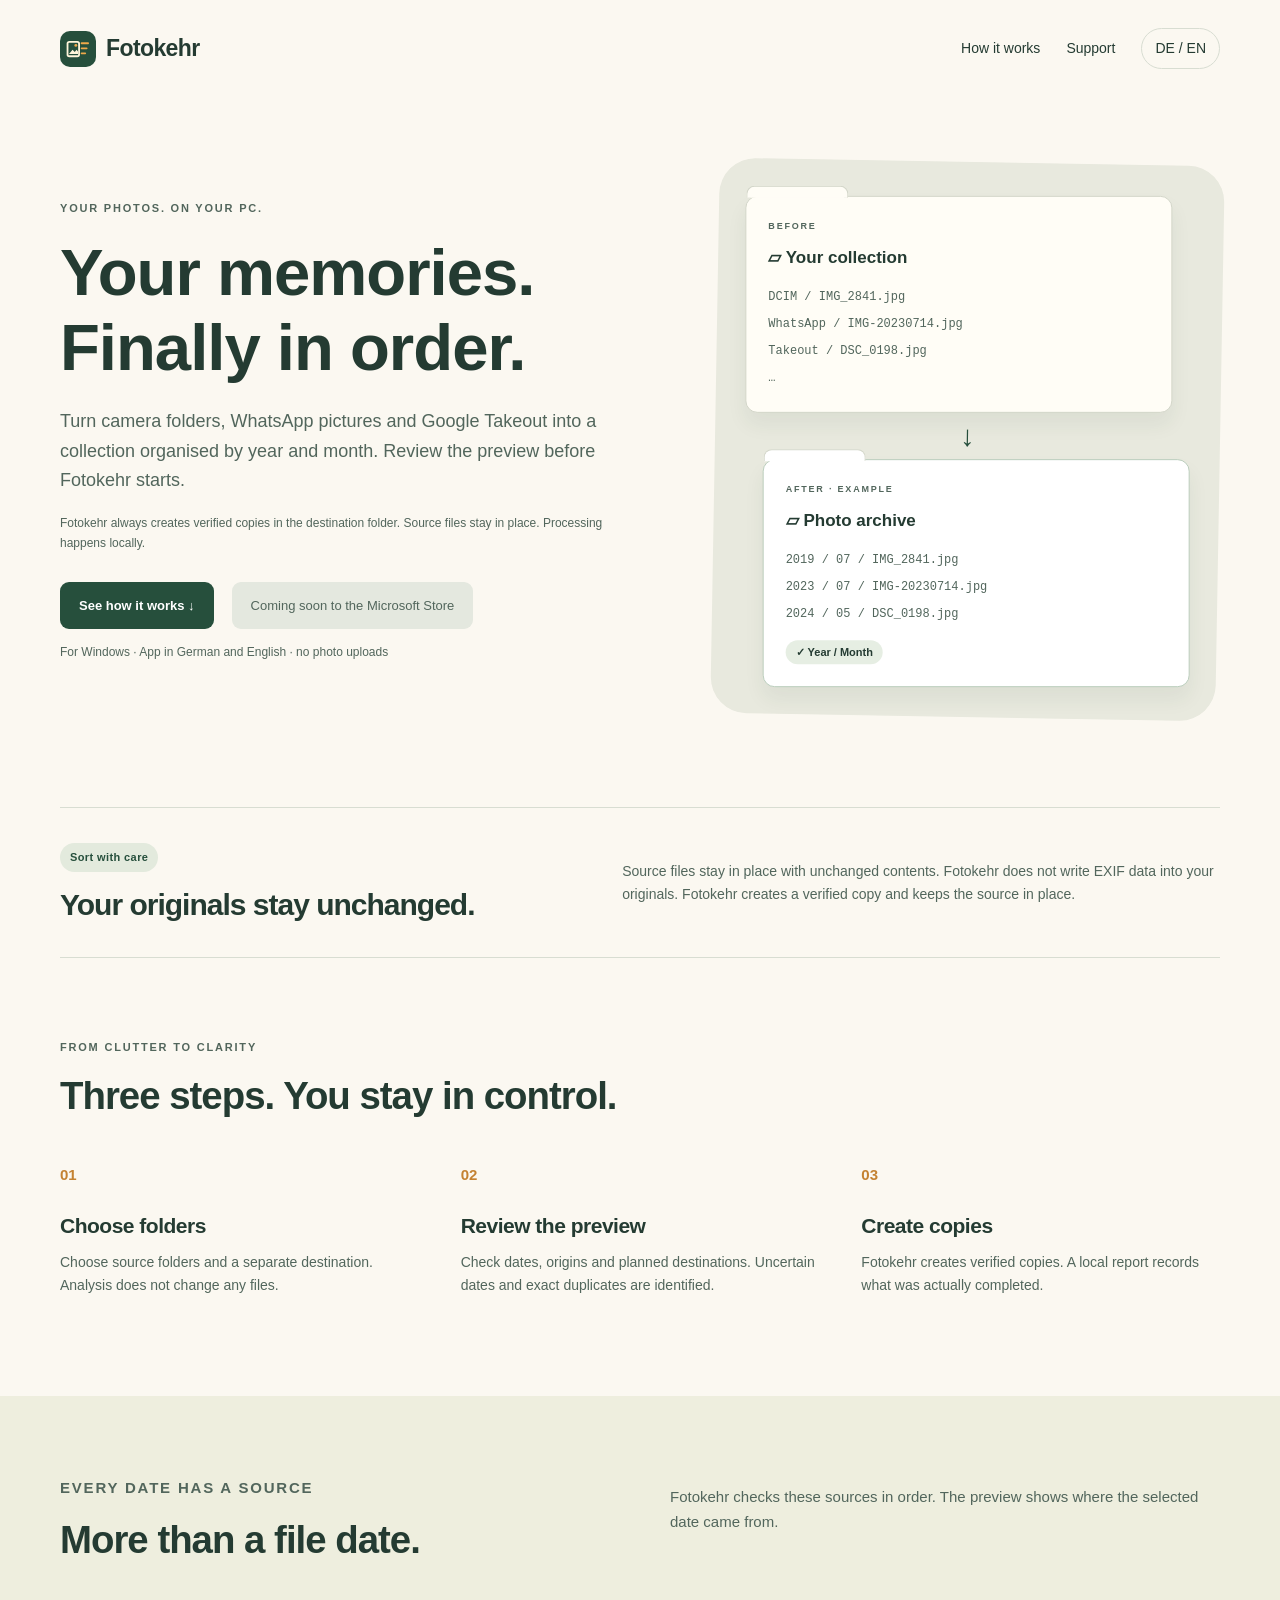
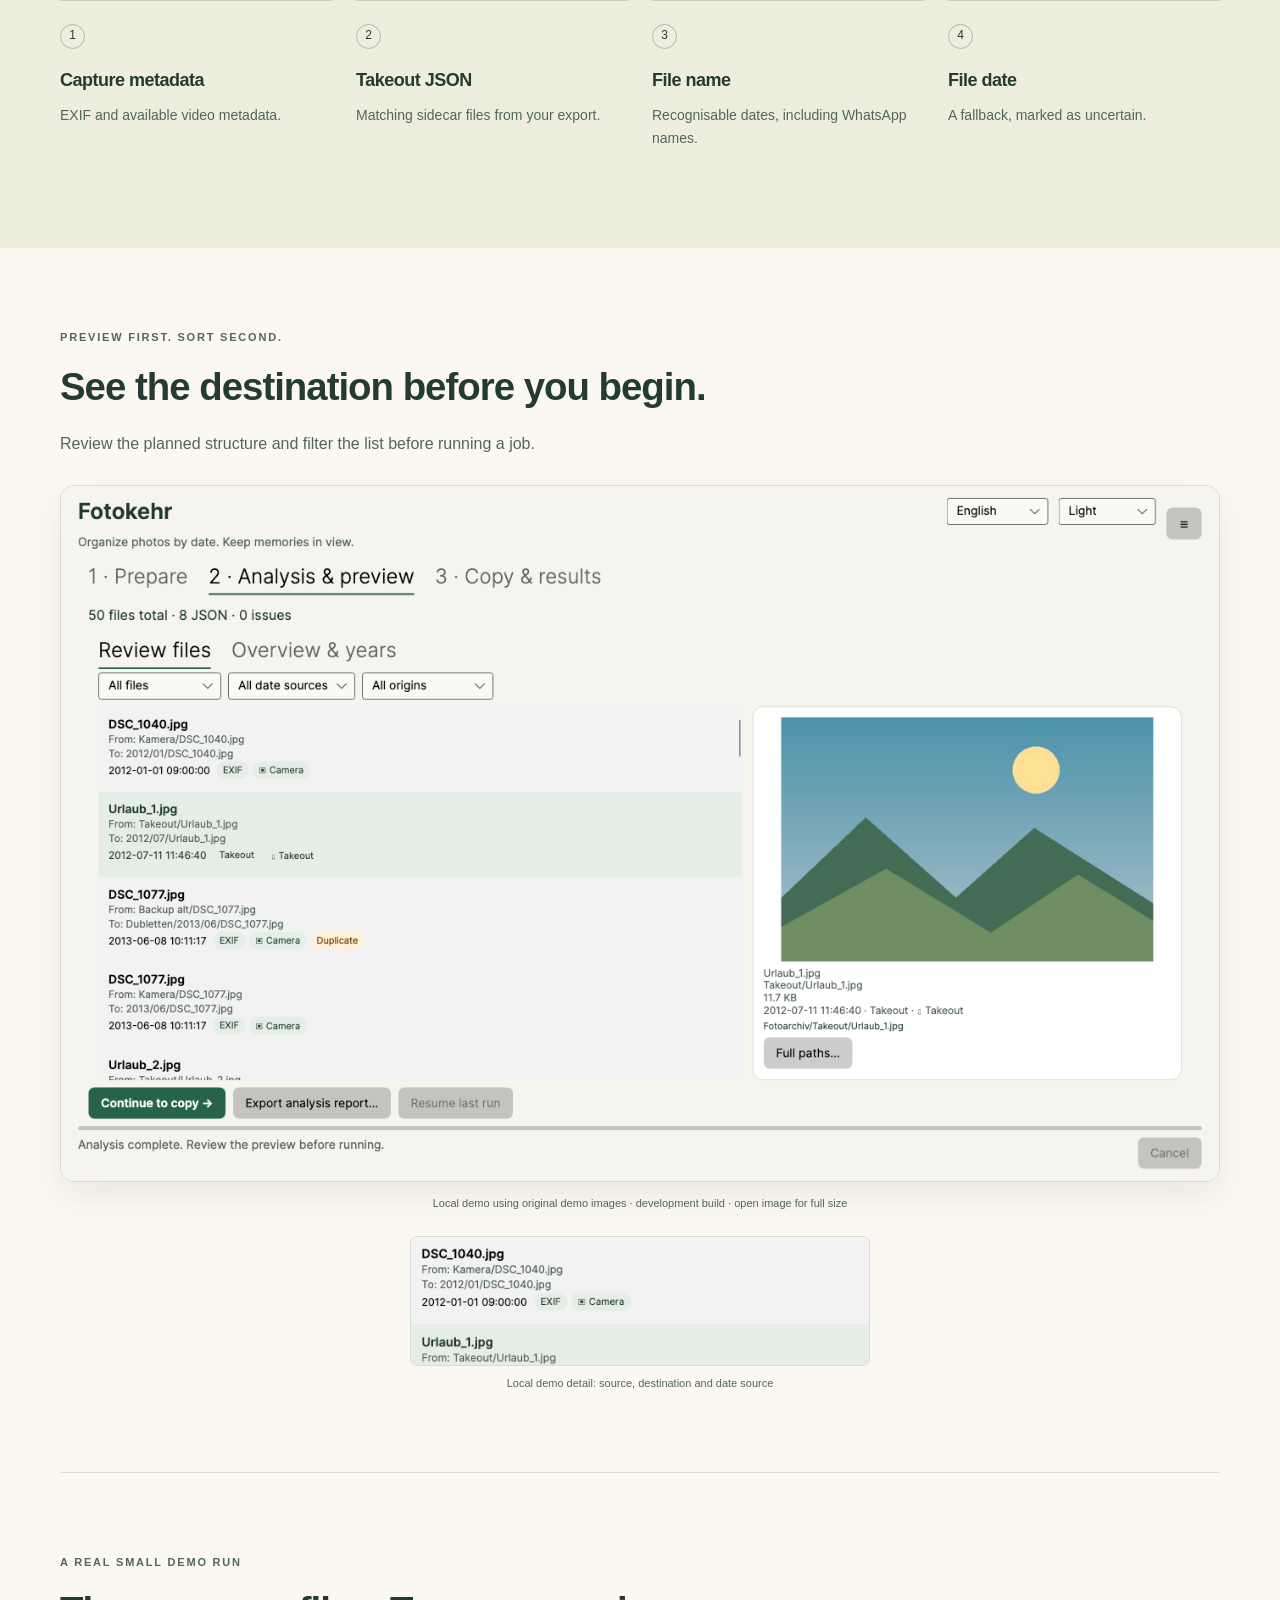
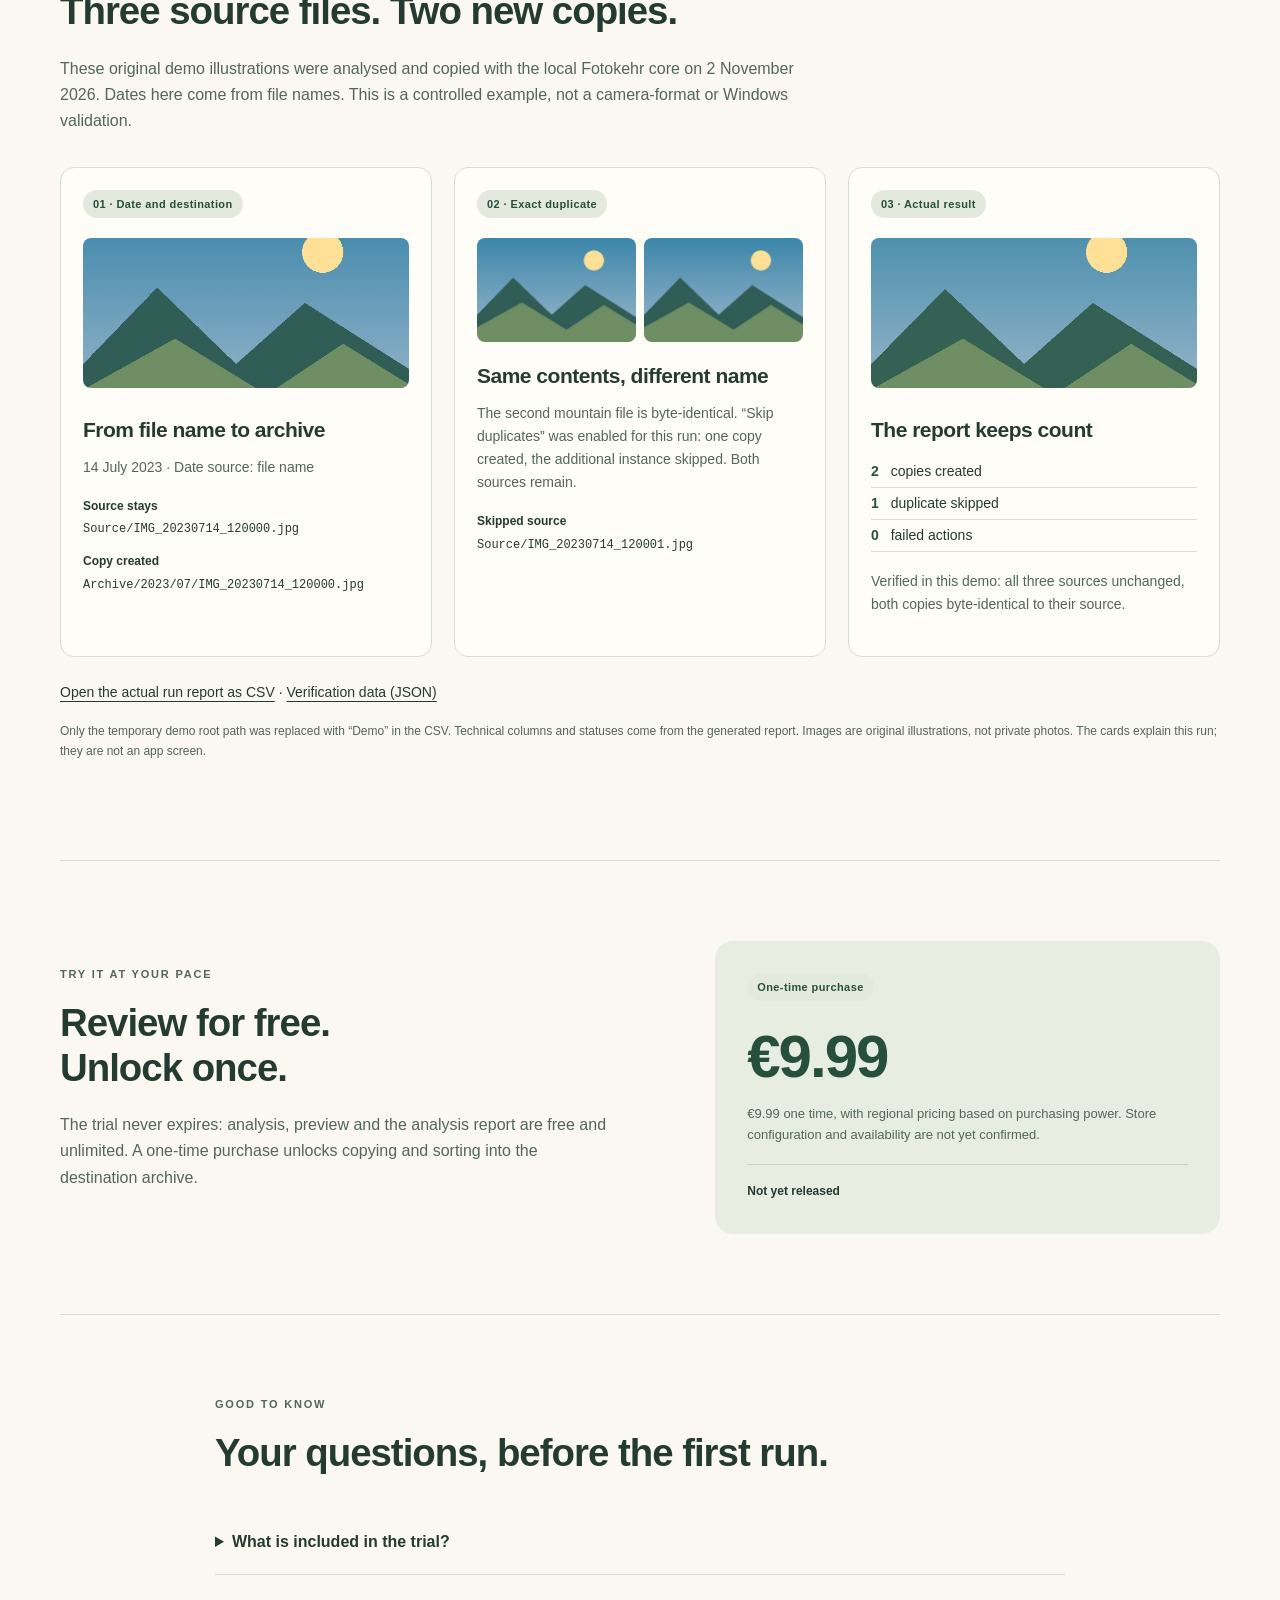
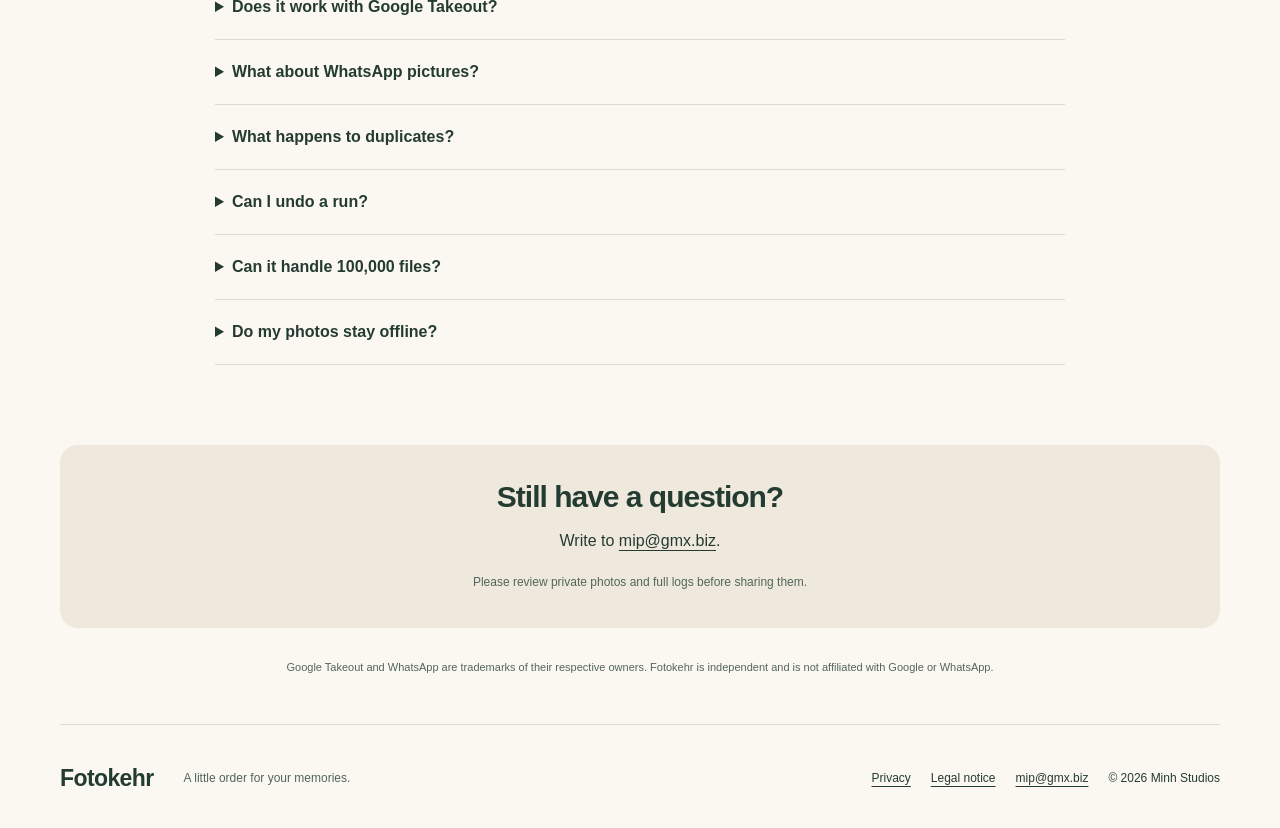
<file: index.html>
<!doctype html>
<html lang="de"><head><meta charset="utf-8"><meta name="viewport" content="width=device-width, initial-scale=1"><meta name="color-scheme" content="light"><meta name="description" content="Fotokehr sortiert Fotos und Videos lokal nach Datum. Gratis analysieren, Vorschau prüfen und Originale beim Kopieren behalten."><title>Fotokehr – Fotos nach Datum sortieren</title><link rel="canonical" href="https://minh.systems/Fotokehr/"><meta property="og:type" content="website"><meta property="og:title" content="Fotokehr – Fotos nach Datum sortieren"><meta property="og:description" content="Fotos und Videos lokal nach Datum sortieren. Geprüfte Kopien, Originale bleiben unverändert."><meta property="og:url" content="https://minh.systems/Fotokehr/"><meta property="og:image" content="https://minh.systems/Fotokehr/img/de-preview.png"><link rel="stylesheet" href="style.css"><script src="lang.js" defer></script></head><body><a class="skip" href="#main"><span data-lang="de">Zum Inhalt</span><span data-lang="en">Skip to content</span></a><header class="wrap nav"><a class="brand" href="index.html" aria-label="Fotokehr"><span class="mark" aria-hidden="true"><svg viewBox="0 0 36 36" focusable="false"><rect x="3.5" y="8" width="16" height="20" rx="2.5" fill="none" stroke="currentColor" stroke-width="2.5"/><circle cx="15" cy="13" r="2" fill="#efa94a"/><path d="M5.5 25 10.5 19l3 3 2.5-3 2 2.5V25Z" fill="currentColor"/><path d="M23 10h9M23 17h7M23 24h5" stroke="#efa94a" stroke-width="2.5" stroke-linecap="round"/></svg></span> Fotokehr</a><nav aria-label="Navigation"><a href="index.html#how"><span data-lang="de">So funktioniert’s</span><span data-lang="en">How it works</span></a><a href="mailto:mip@gmx.biz">Support</a><button class="language" type="button" onclick="toggleLang()" aria-label="Sprache wechseln / Change language">DE / EN</button></nav></header><main id="main"><section class="wrap hero"><div><p class="eyebrow"><span data-lang="de">FÜR IHRE FOTOS. AUF IHREM PC.</span><span data-lang="en">YOUR PHOTOS. ON YOUR PC.</span></p><h1><span data-lang="de">Ihre Erinnerungen.<br>Endlich in Ordnung.</span><span data-lang="en">Your memories.<br>Finally in order.</span></h1><p class="lead"><span data-lang="de">Aus Kameraordnern, WhatsApp-Bildern und Google Takeout wird eine übersichtliche Sammlung nach Jahr und Monat. Sie prüfen die Vorschau, bevor Fotokehr beginnt.</span><span data-lang="en">Turn camera folders, WhatsApp pictures and Google Takeout into a collection organised by year and month. Review the preview before Fotokehr starts.</span></p><p class="small"><span data-lang="de">Fotokehr erstellt immer geprüfte Kopien im Zielordner. Ihre Quelldateien bleiben an ihrem Platz. Die Verarbeitung erfolgt lokal.</span><span data-lang="en">Fotokehr always creates verified copies in the destination folder. Source files stay in place. Processing happens locally.</span></p><div class="actions"><a class="button" href="#how"><span data-lang="de">Ablauf ansehen ↓</span><span data-lang="en">See how it works ↓</span></a><button class="button" disabled><span data-lang="de">Bald im Microsoft Store</span><span data-lang="en">Coming soon to the Microsoft Store</span></button></div><p class="small"><span data-lang="de">Für Windows · App auf Deutsch und Englisch · kein Foto-Upload</span><span data-lang="en">For Windows · App in German and English · no photo uploads</span></p></div><div class="folder-scene" aria-label="Vorher / Nachher · Before / After"><div class="folder before"><p class="eyebrow"><span data-lang="de">VORHER</span><span data-lang="en">BEFORE</span></p><p class="folder-label">▱ <span data-lang="de">Ihre Sammlung</span><span data-lang="en">Your collection</span></p><code>DCIM / IMG_2841.jpg<br>WhatsApp / IMG-20230714.jpg<br>Takeout / DSC_0198.jpg<br>…</code></div><span class="scene-arrow" aria-hidden="true">↓</span><div class="folder after"><p class="eyebrow"><span data-lang="de">NACHHER · BEISPIEL</span><span data-lang="en">AFTER · EXAMPLE</span></p><p class="folder-label">▱ <span data-lang="de">Fotoarchiv</span><span data-lang="en">Photo archive</span></p><code>2019 / 07 / IMG_2841.jpg<br>2023 / 07 / IMG-20230714.jpg<br>2024 / 05 / DSC_0198.jpg</code><span class="folder-seal">✓ <span data-lang="de">Jahr / Monat</span><span data-lang="en">Year / Month</span></span></div></div></section>
<section class="trust wrap"><div><span class="pill"><span data-lang="de">Mit Bedacht sortieren</span><span data-lang="en">Sort with care</span></span><h2><span data-lang="de">Ihre Originale bleiben unverändert.</span><span data-lang="en">Your originals stay unchanged.</span></h2></div><p><span data-lang="de">Ihre Quelldateien bleiben an ihrem Platz, mit unverändertem Inhalt. Fotokehr schreibt keine EXIF-Daten in Ihre Originale. Fotokehr erstellt eine geprüfte Kopie und behält die Quelle an ihrem Platz.</span><span data-lang="en">Source files stay in place with unchanged contents. Fotokehr does not write EXIF data into your originals. Fotokehr creates a verified copy and keeps the source in place.</span></p></section>
<section class="wrap section" id="how"><p class="eyebrow"><span data-lang="de">VON DURCHEINANDER ZU ÜBERSICHT</span><span data-lang="en">FROM CLUTTER TO CLARITY</span></p><h2><span data-lang="de">Drei Schritte. Sie behalten die Kontrolle.</span><span data-lang="en">Three steps. You stay in control.</span></h2><div class="steps"><article><span class="step-number">01</span><h3><span data-lang="de">Ordner auswählen</span><span data-lang="en">Choose folders</span></h3><p><span data-lang="de">Wählen Sie Ihre Quellen und einen getrennten Zielordner. Die Analyse verändert noch keine Dateien.</span><span data-lang="en">Choose source folders and a separate destination. Analysis does not change any files.</span></p></article><article><span class="step-number">02</span><h3><span data-lang="de">Vorschau prüfen</span><span data-lang="en">Review the preview</span></h3><p><span data-lang="de">Sehen Sie Datum, Herkunft und geplanten Zielpfad. Unsichere Daten und exakte Dubletten werden kenntlich gemacht.</span><span data-lang="en">Check dates, origins and planned destinations. Uncertain dates and exact duplicates are identified.</span></p></article><article><span class="step-number">03</span><h3><span data-lang="de">Kopien erstellen</span><span data-lang="en">Create copies</span></h3><p><span data-lang="de">Fotokehr erstellt geprüfte Kopien. Ein lokaler Bericht hält fest, was tatsächlich ausgeführt wurde.</span><span data-lang="en">Fotokehr creates verified copies. A local report records what was actually completed.</span></p></article></div></section><section class="tinted"><div class="wrap section"><div class="section-heading"><div><p class="eyebrow"><span data-lang="de">DAS DATUM HAT EINE QUELLE</span><span data-lang="en">EVERY DATE HAS A SOURCE</span></p><h2><span data-lang="de">Mehr als das Dateidatum.</span><span data-lang="en">More than a file date.</span></h2></div><p><span data-lang="de">Fotokehr sucht in dieser Reihenfolge. Die Vorschau zeigt, woher das gewählte Datum stammt.</span><span data-lang="en">Fotokehr checks these sources in order. The preview shows where the selected date came from.</span></p></div><div class="sources"><article><span class="source-index">1</span><h3><span data-lang="de">Aufnahmedaten</span><span data-lang="en">Capture metadata</span></h3><p><span data-lang="de">EXIF und verfügbare Video-Metadaten.</span><span data-lang="en">EXIF and available video metadata.</span></p></article><article><span class="source-index">2</span><h3><span data-lang="de">Takeout-JSON</span><span data-lang="en">Takeout JSON</span></h3><p><span data-lang="de">Passende Begleitdateien aus Ihrem Export.</span><span data-lang="en">Matching sidecar files from your export.</span></p></article><article><span class="source-index">3</span><h3><span data-lang="de">Dateiname</span><span data-lang="en">File name</span></h3><p><span data-lang="de">Erkennbare Datumsangaben, etwa in WhatsApp-Namen.</span><span data-lang="en">Recognisable dates, including WhatsApp names.</span></p></article><article><span class="source-index">4</span><h3><span data-lang="de">Dateidatum</span><span data-lang="en">File date</span></h3><p><span data-lang="de">Rückfall, als unsicher gekennzeichnet.</span><span data-lang="en">A fallback, marked as uncertain.</span></p></article></div></div></section><section class="wrap section preview-section"><div><p class="eyebrow"><span data-lang="de">ERST ANSEHEN. DANN SORTIEREN.</span><span data-lang="en">PREVIEW FIRST. SORT SECOND.</span></p><h2><span data-lang="de">Ein Ziel, das Sie schon vorher sehen.</span><span data-lang="en">See the destination before you begin.</span></h2><p><span data-lang="de">Keine Überraschung im Fotoordner: Prüfen Sie die geplante Struktur und filtern Sie die Liste vor dem Ausführen.</span><span data-lang="en">Review the planned structure and filter the list before running a job.</span></p></div><figure class="app-preview"><a class="shot-link" href="img/de-preview.png" aria-label="App-Ansicht in voller Größe öffnen / Open full-size app view"><img data-shot="preview" src="img/de-preview.png" alt="Fotokehr: Analyse und geplante Zielordner" width="1366" height="820" loading="lazy"></a><figcaption><span data-lang="de">Lokale Demo mit eigens erstellten Bildern · Entwicklungsstand · Bild für volle Größe öffnen</span><span data-lang="en">Local demo using original demo images · development build · open image for full size</span></figcaption></figure><figure class="app-detail"><span data-lang="de"><img src="img/de-detail.png" alt="Detail der Vorschau: Quelldatei, Zielpfad und Datumsquelle" width="460" height="126" loading="lazy"></span><span data-lang="en"><img src="img/en-detail.png" alt="Preview detail: source file, destination and date source" width="460" height="126" loading="lazy"></span><figcaption><span data-lang="de">Detail aus der lokalen Demo: Quelle, Ziel und Datumsquelle</span><span data-lang="en">Local demo detail: source, destination and date source</span></figcaption></figure></section>
<section class="wrap section evidence-section" id="example" aria-labelledby="example-title">
<p class="eyebrow"><span data-lang="de">EIN ECHTER KLEINER DEMOLAUF</span><span data-lang="en">A REAL SMALL DEMO RUN</span></p>
<h2 id="example-title"><span data-lang="de">Drei Quelldateien. Zwei neue Kopien.</span><span data-lang="en">Three source files. Two new copies.</span></h2>
<p class="evidence-intro"><span data-lang="de">Diese eigenen Demoillustrationen wurden am 2. November 2026 mit dem lokalen Fotokehr-Core analysiert und kopiert. Das Datum stammt hier aus dem Dateinamen. Dies ist ein kontrolliertes Beispiel, kein Kameraformat- oder Windows-Nachweis.</span><span data-lang="en">These original demo illustrations were analysed and copied with the local Fotokehr core on 2 November 2026. Dates here come from file names. This is a controlled example, not a camera-format or Windows validation.</span></p>
<div class="evidence-grid">
<article class="evidence-card"><span class="pill"><span data-lang="de">01 · Datum und Ziel</span><span data-lang="en">01 · Date and destination</span></span><img src="evidence/mountain.jpg" width="640" height="420" loading="lazy" alt="Eigene Bergillustration / Original mountain illustration"><h3><span data-lang="de">Vom Dateinamen ins Archiv</span><span data-lang="en">From file name to archive</span></h3><p><span data-lang="de">14. Juli 2023 · Datumsquelle: Dateiname</span><span data-lang="en">14 July 2023 · Date source: file name</span></p><dl><dt><span data-lang="de">Quelle bleibt</span><span data-lang="en">Source stays</span></dt><dd><code>Source/IMG_20230714_120000.jpg</code></dd><dt><span data-lang="de">Kopie erstellt</span><span data-lang="en">Copy created</span></dt><dd><code>Archive/2023/07/IMG_20230714_120000.jpg</code></dd></dl></article>
<article class="evidence-card"><span class="pill"><span data-lang="de">02 · Exakte Dublette</span><span data-lang="en">02 · Exact duplicate</span></span><div class="duplicate-pair"><img src="evidence/mountain.jpg" width="640" height="420" loading="lazy" alt="Erste Datei / First file"><img src="evidence/mountain.jpg" width="640" height="420" loading="lazy" alt="Zweite Datei mit identischem Inhalt / Second file with identical contents"></div><h3><span data-lang="de">Gleicher Inhalt, anderer Name</span><span data-lang="en">Same contents, different name</span></h3><p><span data-lang="de">Die zweite Bergdatei ist bytegleich. In diesem Lauf war „Dubletten überspringen“ aktiviert: eine Kopie erstellt, das weitere Exemplar ausgelassen. Beide Quellen bleiben erhalten.</span><span data-lang="en">The second mountain file is byte-identical. “Skip duplicates” was enabled for this run: one copy created, the additional instance skipped. Both sources remain.</span></p><dl><dt><span data-lang="de">Ausgelassene Quelle</span><span data-lang="en">Skipped source</span></dt><dd><code>Source/IMG_20230714_120001.jpg</code></dd></dl></article>
<article class="evidence-card"><span class="pill"><span data-lang="de">03 · Tatsächliches Ergebnis</span><span data-lang="en">03 · Actual result</span></span><img src="evidence/mountain-2.jpg" width="640" height="420" loading="lazy" alt="Zweite eigene Demoillustration / Second original demo illustration"><h3><span data-lang="de">Der Bericht zählt mit</span><span data-lang="en">The report keeps count</span></h3><ul class="result-list"><li><strong>2</strong> <span data-lang="de">Kopien erstellt</span><span data-lang="en">copies created</span></li><li><strong>1</strong> <span data-lang="de">Dublette ausgelassen</span><span data-lang="en">duplicate skipped</span></li><li><strong>0</strong> <span data-lang="de">fehlgeschlagene Aktionen</span><span data-lang="en">failed actions</span></li></ul><p><span data-lang="de">Im Demolauf nachgeprüft: alle drei Quellen bytegleich erhalten, beide Kopien bytegleich zur jeweiligen Quelle.</span><span data-lang="en">Verified in this demo: all three sources unchanged, both copies byte-identical to their source.</span></p></article>
</div>
<p class="evidence-download"><a href="evidence/report.csv" download><span data-lang="de">Tatsächlichen Laufbericht als CSV öffnen</span><span data-lang="en">Open the actual run report as CSV</span></a> · <a href="evidence/run.json"><span data-lang="de">Prüfdaten (JSON)</span><span data-lang="en">Verification data (JSON)</span></a></p>
<p class="small"><span data-lang="de">Im CSV wurde nur der temporäre Demowurzelpfad durch „Demo“ ersetzt. Technische Spalten und Status stammen aus dem erzeugten Bericht. Bilder sind eigene Illustrationen, keine privaten Fotos. Die Karten erläutern diesen Lauf und sind keine App-Ansicht.</span><span data-lang="en">Only the temporary demo root path was replaced with “Demo” in the CSV. Technical columns and statuses come from the generated report. Images are original illustrations, not private photos. The cards explain this run; they are not an app screen.</span></p>
</section>
<section class="wrap section pricing" id="price"><div><p class="eyebrow"><span data-lang="de">IN RUHE AUSPROBIEREN</span><span data-lang="en">TRY IT AT YOUR PACE</span></p><h2><span data-lang="de">Gratis prüfen.<br>Einmalig freischalten.</span><span data-lang="en">Review for free.<br>Unlock once.</span></h2><p><span data-lang="de">Die Testversion läuft nie ab: Analyse, Vorschau und Analysebericht sind kostenlos und unbegrenzt. Kopieren und Sortieren ins Zielarchiv werden durch den Einmalkauf freigeschaltet.</span><span data-lang="en">The trial never expires: analysis, preview and the analysis report are free and unlimited. A one-time purchase unlocks copying and sorting into the destination archive.</span></p></div><div class="price-card"><span class="pill"><span data-lang="de">Einmalkauf</span><span data-lang="en">One-time purchase</span></span><p class="price"><span data-lang="de">9,99 €</span><span data-lang="en">€9.99</span></p><p><span data-lang="de">9,99 € einmalig, mit regionalen Preisen nach Kaufkraft. Die Store-Einstellung und Verfügbarkeit sind noch nicht bestätigt.</span><span data-lang="en">€9.99 one time, with regional pricing based on purchasing power. Store configuration and availability are not yet confirmed.</span></p><span class="availability"><span data-lang="de">Noch nicht veröffentlicht</span><span data-lang="en">Not yet released</span></span></div></section>
<section class="wrap section faq"><p class="eyebrow"><span data-lang="de">GUT ZU WISSEN</span><span data-lang="en">GOOD TO KNOW</span></p><h2><span data-lang="de">Ihre Fragen, vor dem ersten Lauf.</span><span data-lang="en">Your questions, before the first run.</span></h2><details><summary><span data-lang="de">Was ist in der Testversion enthalten?</span><span data-lang="en">What is included in the trial?</span></summary><p><span data-lang="de">Die Testversion läuft nie ab. Analyse, Vorschau und Analysebericht sind kostenlos und unbegrenzt; zum Kopieren und Sortieren ins Zielarchiv ist der Einmalkauf erforderlich.</span><span data-lang="en">The trial never expires. Analysis, preview and the analysis report are free and unlimited; copying and sorting into the destination archive require a one-time purchase.</span></p></details><details><summary><span data-lang="de">Funktioniert Google Takeout?</span><span data-lang="en">Does it work with Google Takeout?</span></summary><p><span data-lang="de">Entpacken Sie den Export und behalten Sie die JSON-Begleitdateien neben den Medien. Fotokehr kann passende Zeitangaben daraus lesen. Es ändert weder die JSON-Dateien noch EXIF-Daten in Ihren Originalen.</span><span data-lang="en">Extract the export and keep JSON sidecars alongside the media. Fotokehr can read matching date information from them. It does not modify the JSON files or EXIF data in your originals.</span></p></details><details><summary><span data-lang="de">Und Bilder aus WhatsApp?</span><span data-lang="en">What about WhatsApp pictures?</span></summary><p><span data-lang="de">Wenn der Dateiname ein erkennbares Datum enthält, kann Fotokehr es verwenden. Ohne zuverlässige Datumsquelle wird das Dateidatum als unsicher markiert. Verlorene Aufnahmedaten werden nicht rekonstruiert.</span><span data-lang="en">Fotokehr can use recognisable dates in file names. If no reliable source is found, it marks the file date as uncertain. Lost capture metadata is not reconstructed.</span></p></details><details><summary><span data-lang="de">Was geschieht mit Dubletten?</span><span data-lang="en">What happens to duplicates?</span></summary><p><span data-lang="de">Fotokehr erkennt Dateien mit identischem Inhalt. Sie prüfen in der Vorschau, wie diese behandelt werden. Ähnliche Motive oder verschiedene Bearbeitungen sind keine exakten Dubletten.</span><span data-lang="en">Fotokehr identifies files with identical contents. Review their handling in the preview. Similar subjects or different edits are not exact duplicates.</span></p></details><details><summary><span data-lang="de">Kann ich einen Lauf rückgängig machen?</span><span data-lang="en">Can I undo a run?</span></summary><p><span data-lang="de">Ja. Rückgängig prüft die Kopien eines Laufs erneut und legt sie in den Windows-Papierkorb. Würde Windows etwas endgültig löschen, fragt Fotokehr vorher. Ihre Originale sind davon nicht betroffen, denn sie wurden nie verschoben oder verändert. Bewahren Sie die Protokolle auf; sie ersetzen kein Backup.</span><span data-lang="en">Yes. Undo re-verifies a run’s copies and moves them to the Windows Recycle Bin. If Windows would delete anything permanently, Fotokehr asks first. Your originals are not affected because they were never moved or changed. Keep the logs; they do not replace a backup.</span></p></details><details><summary><span data-lang="de">Sind 100.000 Dateien möglich?</span><span data-lang="en">Can it handle 100,000 files?</span></summary><p><span data-lang="de">Ein synthetischer Test mit 100.000 kleinen Dateien hat Scan und Planung bestanden. Das ist kein Zeitversprechen für Ihr Fotoarchiv. Große Originaldateien, Laufwerk und Kopiervorgänge bestimmen den tatsächlichen Aufwand.</span><span data-lang="en">A synthetic test with 100,000 small files passed scanning and planning. This is not a speed promise for your photo archive. Large originals, storage devices and copying determine the actual time required.</span></p></details><details><summary><span data-lang="de">Bleiben meine Fotos offline?</span><span data-lang="en">Do my photos stay offline?</span></summary><p><span data-lang="de">Analyse und Sortierung erfolgen lokal. Fotokehr implementiert keinen Foto-Upload und keine Analyse-Telemetrie. Store-Lizenzierung und Kauf verwenden Microsoft-Dienste. Von Ihnen gewählte Cloud- oder Netzwerkordner können unabhängig davon synchronisieren.</span><span data-lang="en">Analysis and sorting happen locally. Fotokehr implements no photo upload or analytics telemetry. Store licensing and purchases use Microsoft services. Cloud or network folders you choose may synchronise independently.</span></p></details></section><section class="wrap contact"><h2><span data-lang="de">Noch eine Frage?</span><span data-lang="en">Still have a question?</span></h2><p><span data-lang="de">Schreiben Sie an</span><span data-lang="en">Write to</span> <a href="mailto:mip@gmx.biz">mip@gmx.biz</a>.</p><p class="small"><span data-lang="de">Bitte senden Sie keine privaten Fotos oder vollständigen Protokolle ohne vorherige Prüfung.</span><span data-lang="en">Please review private photos and full logs before sharing them.</span></p></section><p class="wrap trademark"><span data-lang="de">Google Takeout und WhatsApp sind Marken ihrer jeweiligen Inhaber. Fotokehr ist unabhängig und steht in keiner Verbindung zu Google oder WhatsApp.</span><span data-lang="en">Google Takeout and WhatsApp are trademarks of their respective owners. Fotokehr is independent and is not affiliated with Google or WhatsApp.</span></p></main><footer class="wrap footer"><a class="brand" href="index.html">Fotokehr</a><p><span data-lang="de">Ein wenig Ordnung für Ihre Erinnerungen.</span><span data-lang="en">A little order for your memories.</span></p><div><a href="privacy.html"><span data-lang="de">Datenschutz</span><span data-lang="en">Privacy</span></a><a href="https://minh.systems/impressum/"><span data-lang="de">Impressum</span><span data-lang="en">Legal notice</span></a><a href="mailto:mip@gmx.biz">mip@gmx.biz</a><span>© 2026 Minh Studios</span></div></footer></body></html>
</file>
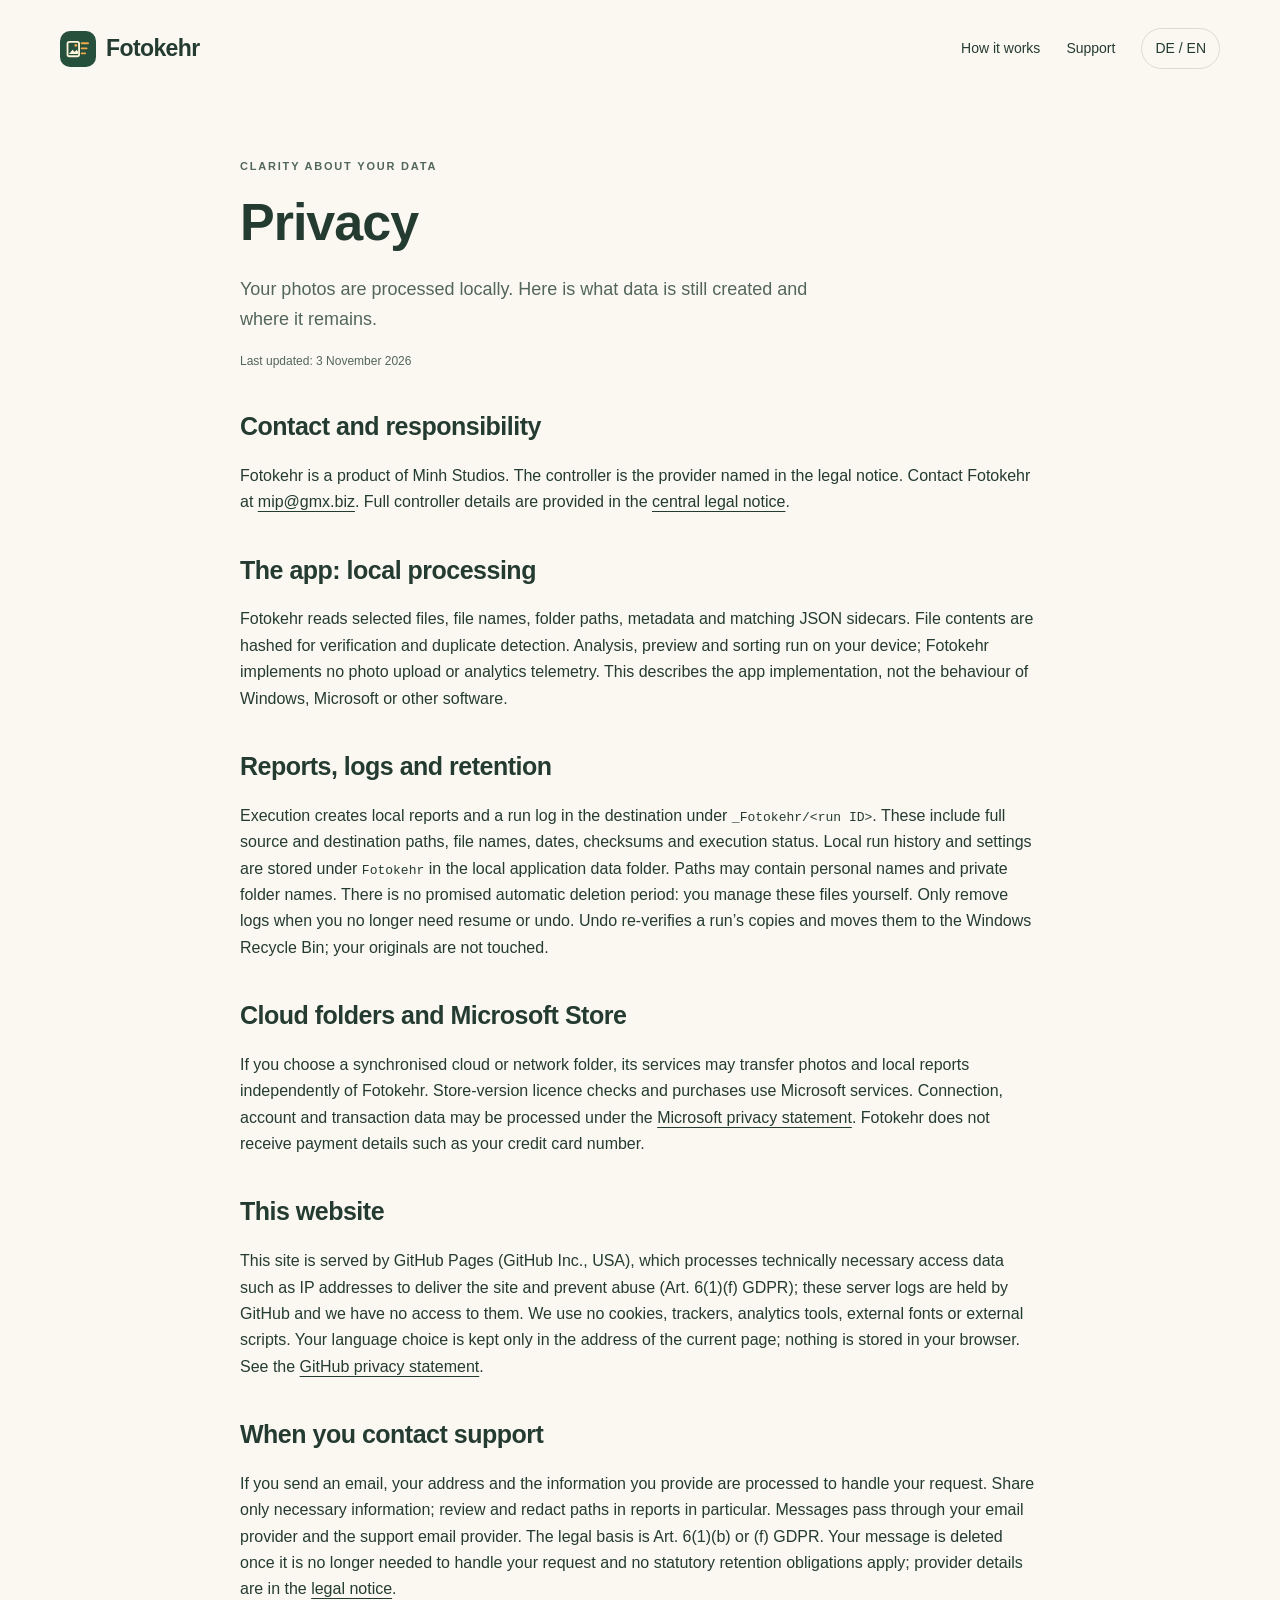
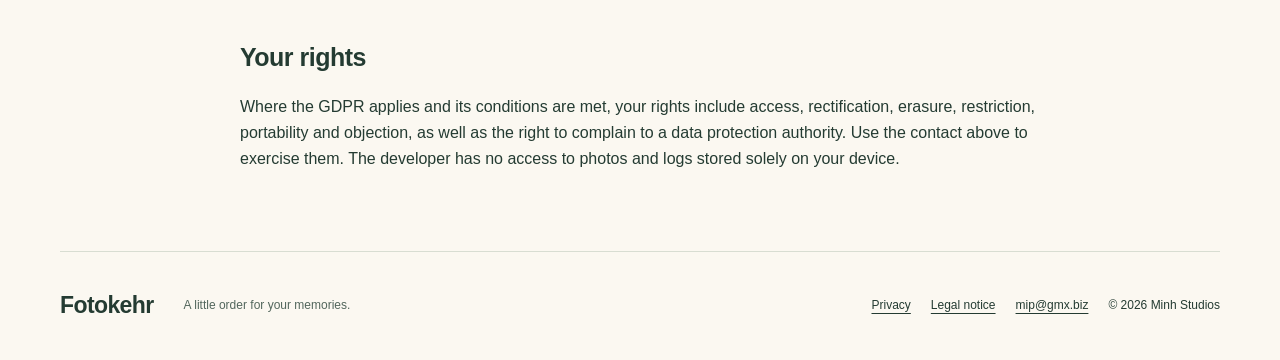
<file: privacy.html>
<!doctype html>
<html lang="de"><head><meta charset="utf-8"><meta name="viewport" content="width=device-width, initial-scale=1"><meta name="color-scheme" content="light"><meta name="description" content="Fotokehr sortiert Fotos und Videos lokal nach Datum. Gratis analysieren, Vorschau prüfen und Originale beim Kopieren behalten."><title>Fotokehr – Datenschutz / Privacy</title><link rel="canonical" href="https://minh.systems/Fotokehr/privacy.html"><meta property="og:type" content="website"><meta property="og:title" content="Fotokehr – Datenschutz"><meta property="og:url" content="https://minh.systems/Fotokehr/privacy.html"><link rel="stylesheet" href="style.css"><script src="lang.js" defer></script></head><body><a class="skip" href="#main"><span data-lang="de">Zum Inhalt</span><span data-lang="en">Skip to content</span></a><header class="wrap nav"><a class="brand" href="index.html" aria-label="Fotokehr"><span class="mark" aria-hidden="true"><svg viewBox="0 0 36 36" focusable="false"><rect x="3.5" y="8" width="16" height="20" rx="2.5" fill="none" stroke="currentColor" stroke-width="2.5"/><circle cx="15" cy="13" r="2" fill="#efa94a"/><path d="M5.5 25 10.5 19l3 3 2.5-3 2 2.5V25Z" fill="currentColor"/><path d="M23 10h9M23 17h7M23 24h5" stroke="#efa94a" stroke-width="2.5" stroke-linecap="round"/></svg></span> Fotokehr</a><nav aria-label="Navigation"><a href="index.html#how"><span data-lang="de">So funktioniert’s</span><span data-lang="en">How it works</span></a><a href="mailto:mip@gmx.biz">Support</a><button class="language" type="button" onclick="toggleLang()" aria-label="Sprache wechseln / Change language">DE / EN</button></nav></header><main id="main" class="wrap legal"><p class="eyebrow"><span data-lang="de">KLARHEIT ÜBER IHRE DATEN</span><span data-lang="en">CLARITY ABOUT YOUR DATA</span></p><h1><span data-lang="de">Datenschutz</span><span data-lang="en">Privacy</span></h1><p class="lead"><span data-lang="de">Ihre Fotos werden lokal verarbeitet. Hier erfahren Sie, welche Daten trotzdem entstehen und wo sie bleiben.</span><span data-lang="en">Your photos are processed locally. Here is what data is still created and where it remains.</span></p><p class="small"><span data-lang="de">Stand: 3. November 2026</span><span data-lang="en">Last updated: 3 November 2026</span></p><section><h2><span data-lang="de">Kontakt und Verantwortlichkeit</span><span data-lang="en">Contact and responsibility</span></h2><p><span data-lang="de">Fotokehr ist ein Produkt von Minh Studios. Verantwortlich ist der im Impressum genannte Anbieter. Kontakt zu Fotokehr: <a href="mailto:mip@gmx.biz">mip@gmx.biz</a>. Die vollständigen Angaben zum Verantwortlichen finden Sie im <a href="https://minh.systems/impressum/">zentralen Impressum</a>.</span><span data-lang="en">Fotokehr is a product of Minh Studios. The controller is the provider named in the legal notice. Contact Fotokehr at <a href="mailto:mip@gmx.biz">mip@gmx.biz</a>. Full controller details are provided in the <a href="https://minh.systems/impressum/">central legal notice</a>.</span></p></section><section><h2><span data-lang="de">Die App: lokale Verarbeitung</span><span data-lang="en">The app: local processing</span></h2><p><span data-lang="de">Fotokehr liest die von Ihnen ausgewählten Dateien, Dateinamen, Ordnerpfade, Metadaten und passende JSON-Begleitdateien. Dateiinhalte werden zur Prüfung und Dublettenerkennung gehasht. Analyse, Vorschau und Sortierung laufen auf Ihrem Gerät; es gibt keinen von Fotokehr implementierten Foto-Upload und keine Analyse-Telemetrie. Das ist eine Aussage zur App-Implementierung, keine Zusage über Windows, Microsoft oder andere Programme.</span><span data-lang="en">Fotokehr reads selected files, file names, folder paths, metadata and matching JSON sidecars. File contents are hashed for verification and duplicate detection. Analysis, preview and sorting run on your device; Fotokehr implements no photo upload or analytics telemetry. This describes the app implementation, not the behaviour of Windows, Microsoft or other software.</span></p></section><section><h2><span data-lang="de">Berichte, Protokolle und Aufbewahrung</span><span data-lang="en">Reports, logs and retention</span></h2><p><span data-lang="de">Bei der Ausführung werden lokale Berichte und ein Ablaufprotokoll im Zielordner unter <code>_Fotokehr/&lt;Lauf-ID&gt;</code> angelegt. Diese enthalten unter anderem vollständige Quell- und Zielpfade, Dateinamen, Datumsangaben, Prüfsummen und Ausführungsstatus. Die lokale Laufhistorie und Einstellungen liegen im lokalen Anwendungsdatenordner unter <code>Fotokehr</code>. Pfade können persönliche Namen und private Ordnerbezeichnungen enthalten. Es gibt keine zugesagte automatische Löschfrist: Sie verwalten diese Dateien selbst. Entfernen Sie Protokolle erst, wenn Sie Fortsetzen und Rückgängig nicht mehr benötigen. Rückgängig legt die Kopien eines Laufs nach erneuter Prüfung in den Windows-Papierkorb; Ihre Originale bleiben unberührt.</span><span data-lang="en">Execution creates local reports and a run log in the destination under <code>_Fotokehr/&lt;run ID&gt;</code>. These include full source and destination paths, file names, dates, checksums and execution status. Local run history and settings are stored under <code>Fotokehr</code> in the local application data folder. Paths may contain personal names and private folder names. There is no promised automatic deletion period: you manage these files yourself. Only remove logs when you no longer need resume or undo. Undo re-verifies a run’s copies and moves them to the Windows Recycle Bin; your originals are not touched.</span></p></section><section><h2><span data-lang="de">Cloud-Ordner und Microsoft Store</span><span data-lang="en">Cloud folders and Microsoft Store</span></h2><p><span data-lang="de">Wenn Sie einen synchronisierten Cloud- oder Netzwerkordner auswählen, können dessen Dienste Fotos und lokale Berichte außerhalb von Fotokehr übertragen. Lizenzprüfung und Kauf der Store-Version verwenden Microsoft-Dienste. Dabei können Verbindungs-, Konto- und Transaktionsdaten nach den <a href="https://privacy.microsoft.com/privacystatement">Datenschutzbestimmungen von Microsoft</a> verarbeitet werden. Fotokehr erhält keine Zahlungsdaten wie Ihre Kreditkartennummer.</span><span data-lang="en">If you choose a synchronised cloud or network folder, its services may transfer photos and local reports independently of Fotokehr. Store-version licence checks and purchases use Microsoft services. Connection, account and transaction data may be processed under the <a href="https://privacy.microsoft.com/privacystatement">Microsoft privacy statement</a>. Fotokehr does not receive payment details such as your credit card number.</span></p></section><section><h2><span data-lang="de">Diese Website</span><span data-lang="en">This website</span></h2><p><span data-lang="de">Die Seite wird über GitHub Pages (GitHub Inc., USA) ausgeliefert. GitHub verarbeitet dabei technisch notwendige Zugriffsdaten wie die IP-Adresse, um die Seite auszuliefern und vor Missbrauch zu schützen (Art. 6 Abs. 1 lit. f DSGVO); diese Serverprotokolle liegen bei GitHub, wir haben keinen Zugriff darauf. Wir setzen keine Cookies, keine Tracker, keine Analysewerkzeuge und keine externen Schriften oder Skripte ein. Ihre Sprachwahl steht nur in der Adresse der aktuellen Seite; es wird nichts in Ihrem Browser gespeichert. Mehr dazu in der <a href="https://docs.github.com/de/site-policy/privacy-policies/github-general-privacy-statement">Datenschutzerklärung von GitHub</a>.</span><span data-lang="en">This site is served by GitHub Pages (GitHub Inc., USA), which processes technically necessary access data such as IP addresses to deliver the site and prevent abuse (Art. 6(1)(f) GDPR); these server logs are held by GitHub and we have no access to them. We use no cookies, trackers, analytics tools, external fonts or external scripts. Your language choice is kept only in the address of the current page; nothing is stored in your browser. See the <a href="https://docs.github.com/en/site-policy/privacy-policies/github-general-privacy-statement">GitHub privacy statement</a>.</span></p></section><section><h2><span data-lang="de">Wenn Sie Support kontaktieren</span><span data-lang="en">When you contact support</span></h2><p><span data-lang="de">Wenn Sie eine E-Mail senden, werden Ihre Adresse und die von Ihnen übermittelten Inhalte zur Bearbeitung Ihres Anliegens verarbeitet. Teilen Sie nur notwendige Informationen; prüfen und kürzen Sie insbesondere Pfade in Berichten. Die Nachricht wird über Ihren E-Mail-Anbieter und den Support-Mailanbieter übertragen. Rechtsgrundlage ist Art. 6 Abs. 1 lit. b bzw. f DSGVO. Ihre Nachricht wird gelöscht, sobald sie nicht mehr zur Bearbeitung benötigt wird und keine gesetzlichen Aufbewahrungspflichten entgegenstehen; Angaben zum Anbieter finden Sie im <a href="https://minh.systems/impressum/">Impressum</a>.</span><span data-lang="en">If you send an email, your address and the information you provide are processed to handle your request. Share only necessary information; review and redact paths in reports in particular. Messages pass through your email provider and the support email provider. The legal basis is Art. 6(1)(b) or (f) GDPR. Your message is deleted once it is no longer needed to handle your request and no statutory retention obligations apply; provider details are in the <a href="https://minh.systems/impressum/">legal notice</a>.</span></p></section><section><h2><span data-lang="de">Ihre Rechte</span><span data-lang="en">Your rights</span></h2><p><span data-lang="de">Soweit die DSGVO gilt und die Voraussetzungen vorliegen, haben Sie insbesondere Rechte auf Auskunft, Berichtigung, Löschung, Einschränkung, Datenübertragbarkeit und Widerspruch sowie auf Beschwerde bei einer Datenschutzaufsichtsbehörde. Wenden Sie sich dafür an den oben genannten Kontakt. Auf Ihre ausschließlich lokal gespeicherten Fotos und Protokolle hat der Entwickler keinen Zugriff.</span><span data-lang="en">Where the GDPR applies and its conditions are met, your rights include access, rectification, erasure, restriction, portability and objection, as well as the right to complain to a data protection authority. Use the contact above to exercise them. The developer has no access to photos and logs stored solely on your device.</span></p></section></main><footer class="wrap footer"><a class="brand" href="index.html">Fotokehr</a><p><span data-lang="de">Ein wenig Ordnung für Ihre Erinnerungen.</span><span data-lang="en">A little order for your memories.</span></p><div><a href="privacy.html"><span data-lang="de">Datenschutz</span><span data-lang="en">Privacy</span></a><a href="https://minh.systems/impressum/"><span data-lang="de">Impressum</span><span data-lang="en">Legal notice</span></a><a href="mailto:mip@gmx.biz">mip@gmx.biz</a><span>© 2026 Minh Studios</span></div></footer></body></html>
</file>
<file: style.css>
:root{--paper:#fbf8f1;--ink:#243b32;--muted:#52665c;--green:#264f3c;--line:#d8ddd2;--cream:#eee9dc;--gold:#c48232}*{box-sizing:border-box}html{scroll-behavior:smooth;scroll-padding-top:30px}body{margin:0;background:var(--paper);color:var(--ink);font-family:Inter,'Segoe UI',Arial,sans-serif;line-height:1.65;font-size:16px}html[lang=de] [data-lang=en],html[lang=en] [data-lang=de]{display:none}a{color:inherit;text-underline-offset:4px}button{font:inherit}a:focus-visible,button:focus-visible,summary:focus-visible{outline:3px solid var(--gold);outline-offset:5px}.wrap{width:min(1160px,calc(100% - 64px));margin-inline:auto}.nav{display:flex;align-items:center;justify-content:space-between;padding-block:28px;gap:18px}.brand{font-size:23px;font-weight:750;letter-spacing:-.6px;text-decoration:none;display:inline-flex;align-items:center;gap:10px}.mark{display:grid;place-items:center;background:var(--green);color:#fff5da;width:36px;height:36px;border-radius:10px;font-size:28px}.mark svg{display:block;width:26px;height:26px}.nav nav{display:flex;align-items:center;gap:26px;font-size:14px}.nav nav a{text-decoration:none}.language{border:1px solid var(--line);background:none;border-radius:30px;padding:8px 13px;cursor:pointer;color:var(--ink)}.hero{display:grid;grid-template-columns:1.15fr 1fr;align-items:center;gap:75px;padding-block:65px 90px}.eyebrow{font-size:11px;letter-spacing:1.8px;font-weight:750;color:var(--muted);margin:0 0 18px}h1,h2,h3{line-height:1.15;letter-spacing:-1px;margin:0 0 22px}h1{font-size:clamp(43px,5.1vw,66px);font-weight:650}h2{font-size:clamp(30px,3vw,39px);font-weight:620}h3{font-size:21px;letter-spacing:-.5px;line-height:1.3;margin-bottom:12px}p{margin:0 0 18px}.lead{font-size:18px;color:var(--muted);max-width:600px}.small{font-size:12px;color:var(--muted)}.actions{display:flex;align-items:center;gap:18px;flex-wrap:wrap;margin-block:28px 14px}.button{background:var(--green);border:0;color:#fff;border-radius:9px;padding:14px 19px;font-size:13px;line-height:1.5;text-align:center}.button:disabled{background:#e4e8df;color:#52665c;cursor:default}.button[href]{text-decoration:none;font-weight:650}.text-link{font-size:13px;font-weight:650}.folder-scene{background:#e8e9de;border-radius:36px;padding:34px 28px 30px;position:relative;transform:rotate(1deg)}.folder{border:1px solid #d3d6c9;background:#fffdf6;border-radius:12px;padding:22px;box-shadow:0 12px 20px #243b3210;transform:rotate(-1deg);position:relative}.folder:before{content:'';display:block;position:absolute;top:-11px;left:0;width:100px;height:11px;background:inherit;border:1px solid #d3d6c9;border-bottom:0;border-radius:8px 8px 0 0}.folder .eyebrow{font-size:9px;margin-bottom:10px}.folder-label{font-size:17px;font-weight:650;margin-bottom:10px}.folder code{font:12px/2 'SFMono-Regular',Consolas,monospace;overflow-wrap:anywhere;color:var(--muted)}.before{margin-right:22px}.after{margin-left:22px;background:#fff;border-color:#bbcebd}.scene-arrow{display:block;text-align:center;font-size:29px;color:var(--green);line-height:1.6}.folder-seal{display:table;background:#e6eee3;border-radius:20px;padding:3px 10px;margin-top:14px;font-size:11px;font-weight:700}.trust{display:grid;grid-template-columns:1fr 1.2fr;gap:64px;border-block:1px solid var(--line);padding-block:35px}.trust h2{font-size:30px;margin:16px 0 0}.trust p{margin:0;font-size:14px;color:var(--muted);align-self:center}.pill{display:inline-block;font-size:11px;font-weight:700;letter-spacing:.4px;padding:5px 10px;border-radius:30px;background:#e3eadd;color:var(--green)}.section{padding-block:80px}.steps{display:grid;grid-template-columns:repeat(3,1fr);gap:42px;margin-top:45px}.step-number{font-size:15px;color:var(--gold);font-weight:700;display:block;margin-bottom:24px}.steps p,.sources p{font-size:14px;color:var(--muted)}.tinted{background:#eeeede}.section-heading{display:grid;grid-template-columns:1fr 1fr;gap:60px;align-items:center;margin-bottom:38px}.section-heading p{color:var(--muted);font-size:15px}.section-heading h2{margin:0}.sources{display:grid;grid-template-columns:repeat(4,1fr);gap:24px}.sources article{border-top:1px solid #c5cebd;padding-top:20px}.source-index{display:inline-grid;place-items:center;width:25px;height:25px;border:1px solid #abbca6;border-radius:50%;font-size:12px;margin-bottom:20px}.sources h3{font-size:18px}.preview-section>div{max-width:660px}.preview-section>div p:not(.eyebrow){color:var(--muted)}figure{margin:28px 0 0}.app-preview img{display:block;width:100%;height:auto;border:1px solid var(--line);border-radius:14px;box-shadow:0 15px 35px #243b3214;background:#eef0e8}.app-preview figcaption{text-align:center;color:var(--muted);font-size:11px;padding-top:12px}.pricing{display:grid;grid-template-columns:1.1fr 1fr;gap:100px;align-items:center;border-block:1px solid var(--line)}.pricing p{color:var(--muted)}.price-card{background:#e8ede2;border-radius:18px;padding:32px}.price-card .price{font-size:60px;line-height:1.2;font-weight:650;letter-spacing:-2px;color:var(--green);margin:20px 0 10px}.price-card p{font-size:13px}.availability{display:block;border-top:1px solid #c8d4c2;padding-top:17px;font-size:12px;font-weight:650}.faq{max-width:850px}.faq h2{margin-bottom:35px}.faq details{border-bottom:1px solid var(--line);padding:20px 0}.faq summary{font-weight:650;cursor:pointer;padding-right:10px;line-height:1.5}.faq details p{margin:16px 0 2px;color:var(--muted);font-size:14px}.contact{padding:35px;background:#eee9dc;border-radius:18px;text-align:center}.contact h2{font-size:30px;margin-bottom:14px}.contact p:last-child{margin-bottom:0}.trademark{font-size:11px;color:var(--muted);padding-block:30px;max-width:850px;text-align:center}.footer{display:grid;grid-template-columns:auto 1fr auto;align-items:center;gap:30px;padding-block:35px;border-top:1px solid var(--line);font-size:12px}.footer p{margin:0;color:var(--muted)}.footer>div{display:flex;gap:20px}.legal{max-width:800px;padding-block:60px}.legal h1{font-size:52px}.legal h2{font-size:25px;letter-spacing:-.5px}.legal section{margin-top:40px}.legal p{overflow-wrap:anywhere}.legal code{font-size:13px}.skip{position:absolute;top:-100px;left:15px;background:#fff;padding:10px;z-index:10}.skip:focus{top:10px}@media(max-width:850px){.hero{gap:30px}.sources{grid-template-columns:repeat(2,1fr)}.pricing{gap:40px}.footer{grid-template-columns:1fr 1fr}.footer>div{grid-column:1/-1}.nav nav{gap:15px}.steps{gap:22px}.hero h1{font-size:45px}.trust{gap:30px}}@media(max-width:620px){.wrap{width:calc(100% - 36px)}.nav{padding-block:18px;align-items:flex-start}.brand{font-size:21px}.nav nav{gap:11px;flex-wrap:wrap;justify-content:flex-end;font-size:12px}.nav nav>a:first-child{display:none}.language{font-size:11px;padding:6px 9px}.hero{grid-template-columns:1fr;padding-block:38px 50px;gap:34px}.hero h1{font-size:43px;letter-spacing:-1.5px}.lead{font-size:17px}.folder-scene{max-width:420px;width:100%;margin-inline:auto;padding:28px 18px 22px;border-radius:25px;transform:none}.folder{padding:18px}.folder code{font-size:11px}.before{margin-right:10px}.after{margin-left:10px}.trust,.pricing,.section-heading{grid-template-columns:1fr;gap:24px}.trust{padding-block:28px}.trust h2{font-size:29px}.section{padding-block:48px}.steps{grid-template-columns:1fr;gap:25px;margin-top:28px}.steps article{display:grid;grid-template-columns:35px 1fr;column-gap:12px}.steps .step-number{grid-row:1/3;margin:4px 0}.steps p{grid-column:2;margin-bottom:0}.sources{gap:16px}.sources h3{font-size:17px}.sources p{font-size:13px}.section-heading{margin-bottom:25px}.pricing{gap:26px}.price-card{padding:25px}.contact{padding:28px 20px}.contact h2{font-size:27px}.footer{grid-template-columns:1fr;gap:15px;padding-block:25px}.footer>div{flex-wrap:wrap;gap:16px}.legal{padding-block:35px}.legal h1{font-size:43px}.legal h2{font-size:23px}.app-preview img{border-radius:7px}}@media(prefers-reduced-motion:reduce){html{scroll-behavior:auto}}

.app-detail{max-width:460px;margin:24px auto 0}.app-detail img{display:block;width:100%;height:auto;border:1px solid var(--line);border-radius:7px}.app-detail figcaption{text-align:center;color:var(--muted);font-size:11px;padding-top:8px}

.evidence-section{border-top:1px solid var(--line)}.evidence-intro{max-width:760px;color:var(--muted)}.evidence-grid{display:grid;grid-template-columns:repeat(3,minmax(0,1fr));gap:22px;margin-top:32px}.evidence-card{min-width:0;padding:22px;background:#fffdf7;border:1px solid var(--line);border-radius:14px}.evidence-card>img,.duplicate-pair{margin:20px 0;width:100%;height:150px;object-fit:cover;border-radius:8px}.duplicate-pair{display:flex;gap:8px}.duplicate-pair img{width:calc(50% - 4px);height:100%;object-fit:cover;border-radius:8px}.evidence-card h3{font-size:21px}.evidence-card p{font-size:14px;color:var(--muted)}.evidence-card dl{font-size:12px;margin:0}.evidence-card dt{font-weight:700;margin-top:12px}.evidence-card dd{margin:3px 0 0}.evidence-card code{overflow-wrap:anywhere;font-size:12px}.result-list{list-style:none;padding:0;margin:0 0 18px;font-size:14px}.result-list li{padding:4px 0;border-bottom:1px solid var(--line)}.result-list strong{color:var(--green);margin-right:8px}.evidence-download{margin-top:24px;font-size:14px}@media(max-width:850px){.evidence-grid{grid-template-columns:1fr}.evidence-card{padding:22px}.evidence-card>img,.duplicate-pair{height:190px;max-width:400px}.evidence-card p{max-width:620px}}
.duplicate-pair{height:auto;align-items:center}.duplicate-pair img{height:auto;aspect-ratio:640/420;object-fit:contain}
</file>
